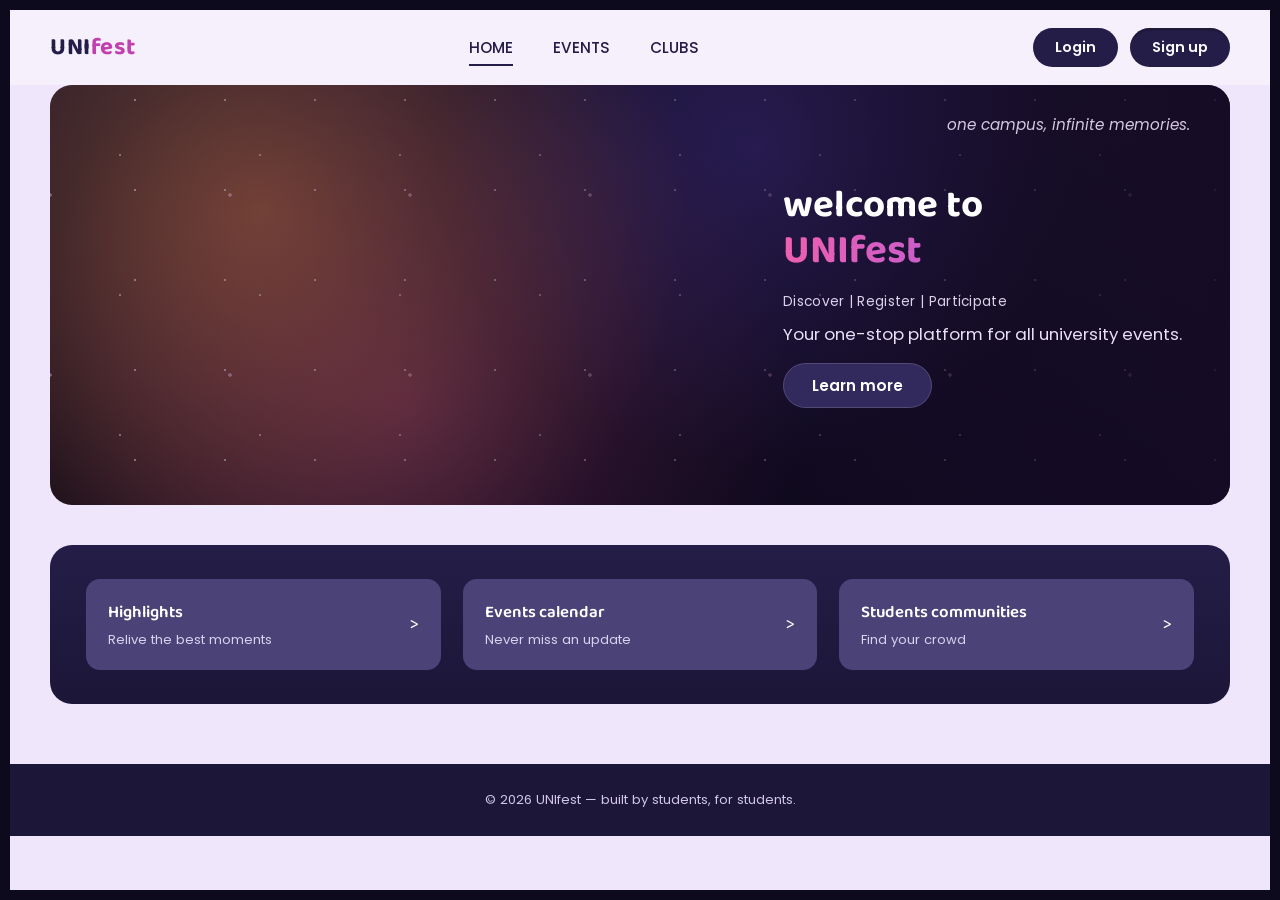
<file: index.html>
<!DOCTYPE html>
<html lang="en">
<head>
<meta charset="UTF-8">
<meta name="viewport" content="width=device-width, initial-scale=1.0">
<title>UNIfest — One campus, infinite memories</title>
<link rel="stylesheet" href="style.css">
</head>
<body>
<div class="frame">

  <nav class="nav">
    <div class="nav-row">
      <div class="logo">UNI<span>fest</span></div>
      <ul class="nav-links">
        <li><a href="index.html" class="active">HOME</a></li>
        <li><a href="events.html">EVENTS</a></li>
        <li><a href="#clubs">CLUBS</a></li>
      </ul>
      <div class="nav-actions">
        <a href="#login" class="btn btn-ghost">Login</a>
        <a href="#signup" class="btn btn-solid">Sign up</a>
      </div>
    </div>
  </nav>

  <div class="hero-wrap">
    <section class="hero">
      <div class="hero-tagline">one campus, infinite memories.</div>
      <div class="hero-content">
        <h1 class="hero-title">welcome to<span class="accent">UNIfest</span></h1>
        <div class="hero-steps">Discover&nbsp;|&nbsp;Register&nbsp;|&nbsp;Participate</div>
        <p class="hero-desc">Your one-stop platform for all university events.</p>
        <a href="events.html" class="hero-cta">Learn more</a>
      </div>
    </section>
  </div>

  <section class="band">
    <div class="band-grid">
      <a class="feature-card" href="#highlights">
        <div class="feature-text">
          <h3>Highlights</h3>
          <p>Relive the best moments</p>
        </div>
        <span class="feature-arrow">&gt;</span>
      </a>
      <a class="feature-card" href="events.html">
        <div class="feature-text">
          <h3>Events calendar</h3>
          <p>Never miss an update</p>
        </div>
        <span class="feature-arrow">&gt;</span>
      </a>
      <a class="feature-card" href="#clubs">
        <div class="feature-text">
          <h3>Students communities</h3>
          <p>Find your crowd</p>
        </div>
        <span class="feature-arrow">&gt;</span>
      </a>
    </div>
  </section>

  <footer>
    &copy; 2026 UNIfest — built by students, for students.
  </footer>

</div>
</body>
</html>
</file>
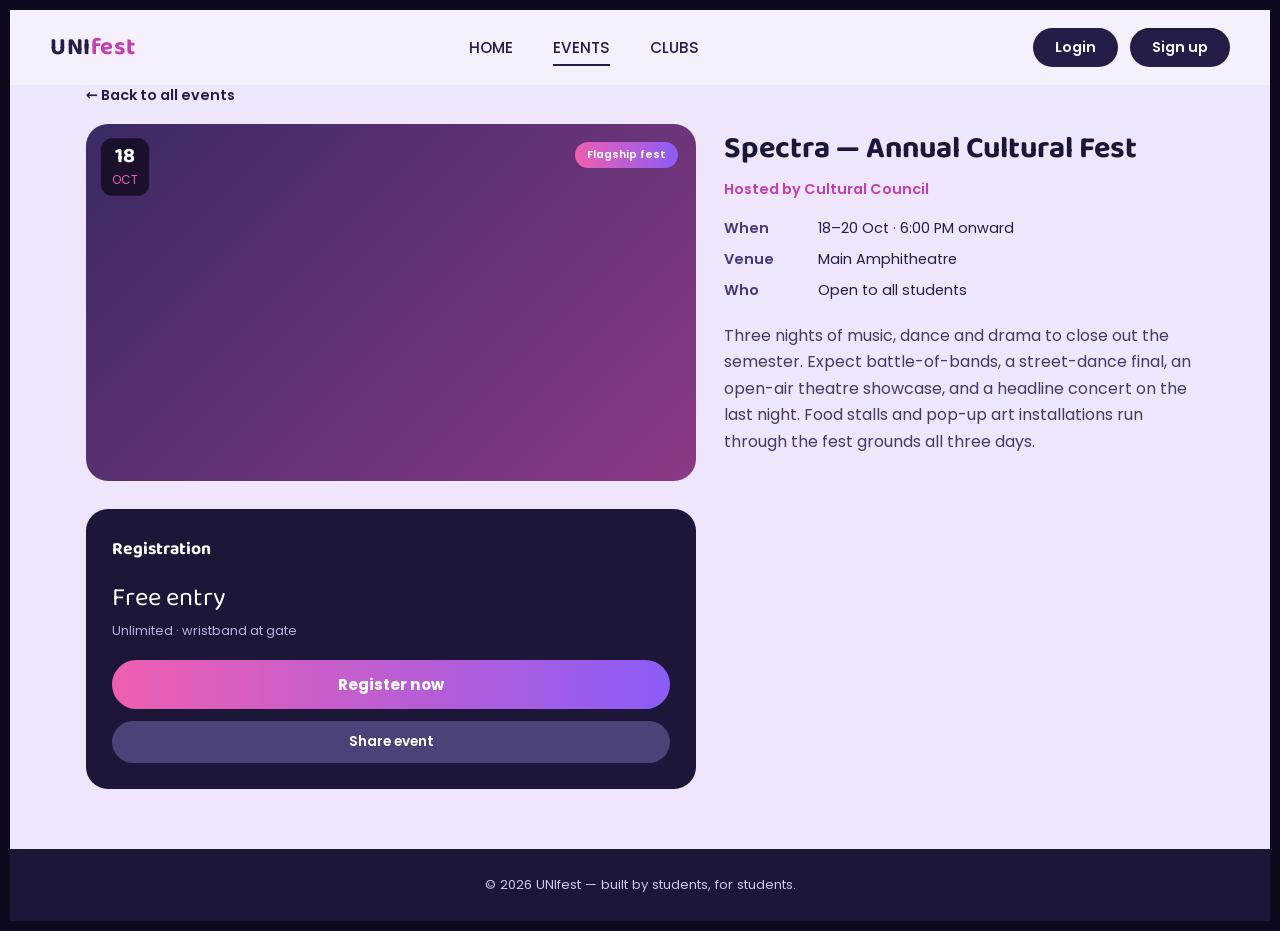
<file: eventdetail.html>
<!DOCTYPE html>
<html lang="en">
<head>
<meta charset="UTF-8">
<meta name="viewport" content="width=device-width, initial-scale=1.0">
<title>Event details — UNIfest</title>
<link rel="stylesheet" href="style.css">
<style>
  .detail-wrap{
    max-width: 1180px;
    margin: 0 auto 60px;
    display: grid;
    grid-template-columns: 1.3fr 1fr;
    gap: 28px;
  }
  .detail-media{
    border-radius: var(--radius-lg);
    min-height: 300px;
    position: relative;
    overflow: hidden;
  }
  .detail-media .event-date{ transform: scale(1.15); top: 18px; left: 18px; }
  .detail-media .event-tag{ top: 18px; right: 18px; }
  .detail-body h1{
    font-family: var(--font-display);
    font-size: 1.9rem;
    color: var(--indigo-950); 
    margin: 0 0 6px;
  }
  .detail-host{
    color: var(--magenta);
    font-weight: 600;
    font-size: 0.9rem;
    margin-bottom: 18px;
  }
  .detail-facts{
    display: flex;
    flex-direction: column;
    gap: 10px;
    margin-bottom: 22px;
  }
  .detail-fact{
    display: flex;
    gap: 10px;
    font-size: 0.9rem;
    color: var(--indigo-900);
  }
  .detail-fact b{ min-width: 84px; display: inline-block; color: var(--indigo-700); font-weight: 600; }
  .detail-desc{
    color: #443a63;
    line-height: 1.65;
    margin-bottom: 26px;
  }
  .detail-card{
    background: var(--indigo-950);
    border-radius: var(--radius-lg);
    padding: 26px;
    color: #ece5fa;
    height: fit-content;
    position: sticky;
    top: 24px;
  }
  .detail-card h3{
    font-family: var(--font-display);
    color: #fff;
    margin: 0 0 14px;
    font-size: 1.1rem;
  }
  .detail-card .price{
    font-family: var(--font-display);
    font-size: 1.6rem;
    color: #fff;
    margin-bottom: 4px;
  }
  .detail-card .seats{
    font-size: 0.8rem;
    color: #b9aede;
    margin-bottom: 20px;
  }
  .detail-register{
    width: 100%;
    background: linear-gradient(90deg, var(--pink), var(--violet));
    color: #fff;
    border: none;
    padding: 13px;
    border-radius: var(--radius-pill);
    font-weight: 700;
    font-size: 0.95rem;
    margin-bottom: 12px;
  }
  .detail-register:hover{ filter: brightness(1.08); }
  .detail-share{
    width: 100%;
    background: var(--card-navy);
    color: #fff;
    border: none;
    padding: 11px;
    border-radius: var(--radius-pill);
    font-weight: 600;
    font-size: 0.85rem;
  }
  .detail-share:hover{ background: var(--card-navy-hi); }
  .back-link{
    max-width: 1180px;
    margin: 0 auto 18px;
    display: block;
    color: var(--indigo-900);
    font-weight: 600;
    font-size: 0.9rem;
  }
  .back-link:hover{ color: var(--magenta); }
  @media (max-width: 860px){
    .detail-wrap{ grid-template-columns: 1fr; }
    .detail-card{ position: static; }
  }
</style>
</head>
<body>
<div class="frame">

  <nav class="nav">
    <div class="nav-row">
      <div class="logo">UNI<span>fest</span></div>
      <ul class="nav-links">
        <li><a href="index.html">HOME</a></li>
        <li><a href="events.html" class="active">EVENTS</a></li>
        <li><a href="#clubs">CLUBS</a></li>
      </ul>
      <div class="nav-actions">
        <a href="#login" class="btn btn-ghost">Login</a>
        <a href="#signup" class="btn btn-solid">Sign up</a>
      </div>
    </div>
  </nav>

  <div class="shell">
    <a href="events.html" class="back-link">&larr; Back to all events</a>
  </div>

  <div class="shell detail-wrap" id="detailRoot">
    <!-- filled by script -->
  </div>

  <footer>
    &copy; 2026 UNIfest — built by students, for students.
  </footer>

</div>

<script>
  const EVENTS = {
    spectra: {
      title: "Spectra — Annual Cultural Fest",
      host: "Cultural Council",
      tag: "Flagship fest",
      date: "18", mon: "OCT",
      gradient: "linear-gradient(135deg,#3a2a63,#8b3a86)",
      when: "18–20 Oct · 6:00 PM onward",
      venue: "Main Amphitheatre",
      audience: "Open to all students",
      fee: "Free entry",
      seats: "Unlimited · wristband at gate",
      desc: "Three nights of music, dance and drama to close out the semester. Expect battle-of-bands, a street-dance final, an open-air theatre showcase, and a headline concert on the last night. Food stalls and pop-up art installations run through the fest grounds all three days."
    },
    hacknight: {
      title: "HackNight 2026",
      host: "Dev Society",
      tag: "Tech",
      date: "24", mon: "OCT",
      gradient: "linear-gradient(135deg,#1e2a52,#5b3aa8)",
      when: "24 Oct, 9:00 PM – 25 Oct, 9:00 AM",
      venue: "CS Block Labs",
      audience: "Teams of 2–4, all years",
      fee: "Free · laptop required",
      seats: "80 seats · 34 left",
      desc: "A 12-hour overnight build sprint. Pick a track — web, mobile, or AI tools — and ship something working by sunrise. Mentors drop by every two hours, and there's a demo round with judges from the CS faculty and two campus startups."
    },
    sprintcup: {
      title: "Inter-Dept Sprint Cup",
      host: "Sports Committee",
      tag: "Sports",
      date: "29", mon: "OCT",
      gradient: "linear-gradient(135deg,#402060,#c23fb0)",
      when: "29 Oct, 7:00 AM – 1:00 PM",
      venue: "University Track & Field",
      audience: "Department teams, 8 runners each",
      fee: "Free for registered teams",
      seats: "16 department slots · 6 left",
      desc: "The annual track meet between departments — 100m, 400m, relay and long jump, followed by the department tug-of-war final. Trophy and bragging rights go to whichever department tops the combined scoreboard."
    },
    openmic: {
      title: "Open Mic Night",
      host: "Literary Club",
      tag: "Culture",
      date: "2", mon: "NOV",
      gradient: "linear-gradient(135deg,#2a1e45,#ee5fb0)",
      when: "2 Nov, 7:30 PM – 10:00 PM",
      venue: "Courtyard Stage",
      audience: "Performers & audience welcome",
      fee: "Free entry",
      seats: "Sign-up slots · 12 left",
      desc: "A relaxed evening of poetry, acoustic sets and stand-up from your own classmates. Sign up for a 5-minute slot at the door, or just come sit on the lawn with a cup of chai and listen."
    },
    designsprint: {
      title: "UI/UX Design Sprint",
      host: "Design Guild",
      tag: "Workshop",
      date: "6", mon: "NOV",
      gradient: "linear-gradient(135deg,#1e3350,#8b5cf6)",
      when: "6 Nov, 10:00 AM – 4:00 PM",
      venue: "Design Studio, Block C",
      audience: "Beginner friendly · bring a laptop",
      fee: "₹100 · includes lunch",
      seats: "40 seats · 9 left",
      desc: "A one-day, hands-on sprint through the design process — problem framing, rapid wireframes, and a working prototype by the end of the day. No prior design experience needed, just curiosity and a laptop with Figma installed."
    },
    foodtruck: {
      title: "Food Truck Friday",
      host: "Student Council",
      tag: "Fest",
      date: "12", mon: "NOV",
      gradient: "linear-gradient(135deg,#3a2a63,#ff9650)",
      when: "12 Nov, 5:00 PM – 10:00 PM",
      venue: "North Lawn",
      audience: "Open to all",
      fee: "Free entry · pay per stall",
      seats: "Walk-in",
      desc: "A dozen local food trucks take over the North Lawn for one evening, with a live acoustic set and games on the side. Bring friends, bring cash (some stalls are card-only), and come hungry."
    }
  };

  const params = new URLSearchParams(window.location.search);
  const key = params.get('e') || 'spectra';
  const ev = EVENTS[key] || EVENTS.spectra;

  document.title = ev.title + " — UNIfest";

  document.getElementById('detailRoot').innerHTML = `
    <div class="detail-media" style="background:${ev.gradient}">
      <div class="event-date"><span class="num">${ev.date}</span><span class="mon">${ev.mon}</span></div>
      <span class="event-tag">${ev.tag}</span>
    </div>
    <div class="detail-body">
      <h1>${ev.title}</h1>
      <div class="detail-host">Hosted by ${ev.host}</div>
      <div class="detail-facts">
        <div class="detail-fact"><b>When</b> ${ev.when}</div>
        <div class="detail-fact"><b>Venue</b> ${ev.venue}</div>
        <div class="detail-fact"><b>Who</b> ${ev.audience}</div>
      </div>
      <p class="detail-desc">${ev.desc}</p>
    </div>
    <div class="detail-card">
      <h3>Registration</h3>
      <div class="price">${ev.fee}</div>
      <div class="seats">${ev.seats}</div>
      <button class="detail-register" onclick="alert('This is a demo — hook this up to your registration flow.')">Register now</button>
      <button class="detail-share" onclick="alert('Link copied (demo).')">Share event</button>
    </div>
  `;
</script>

</body>
</html>
</file>
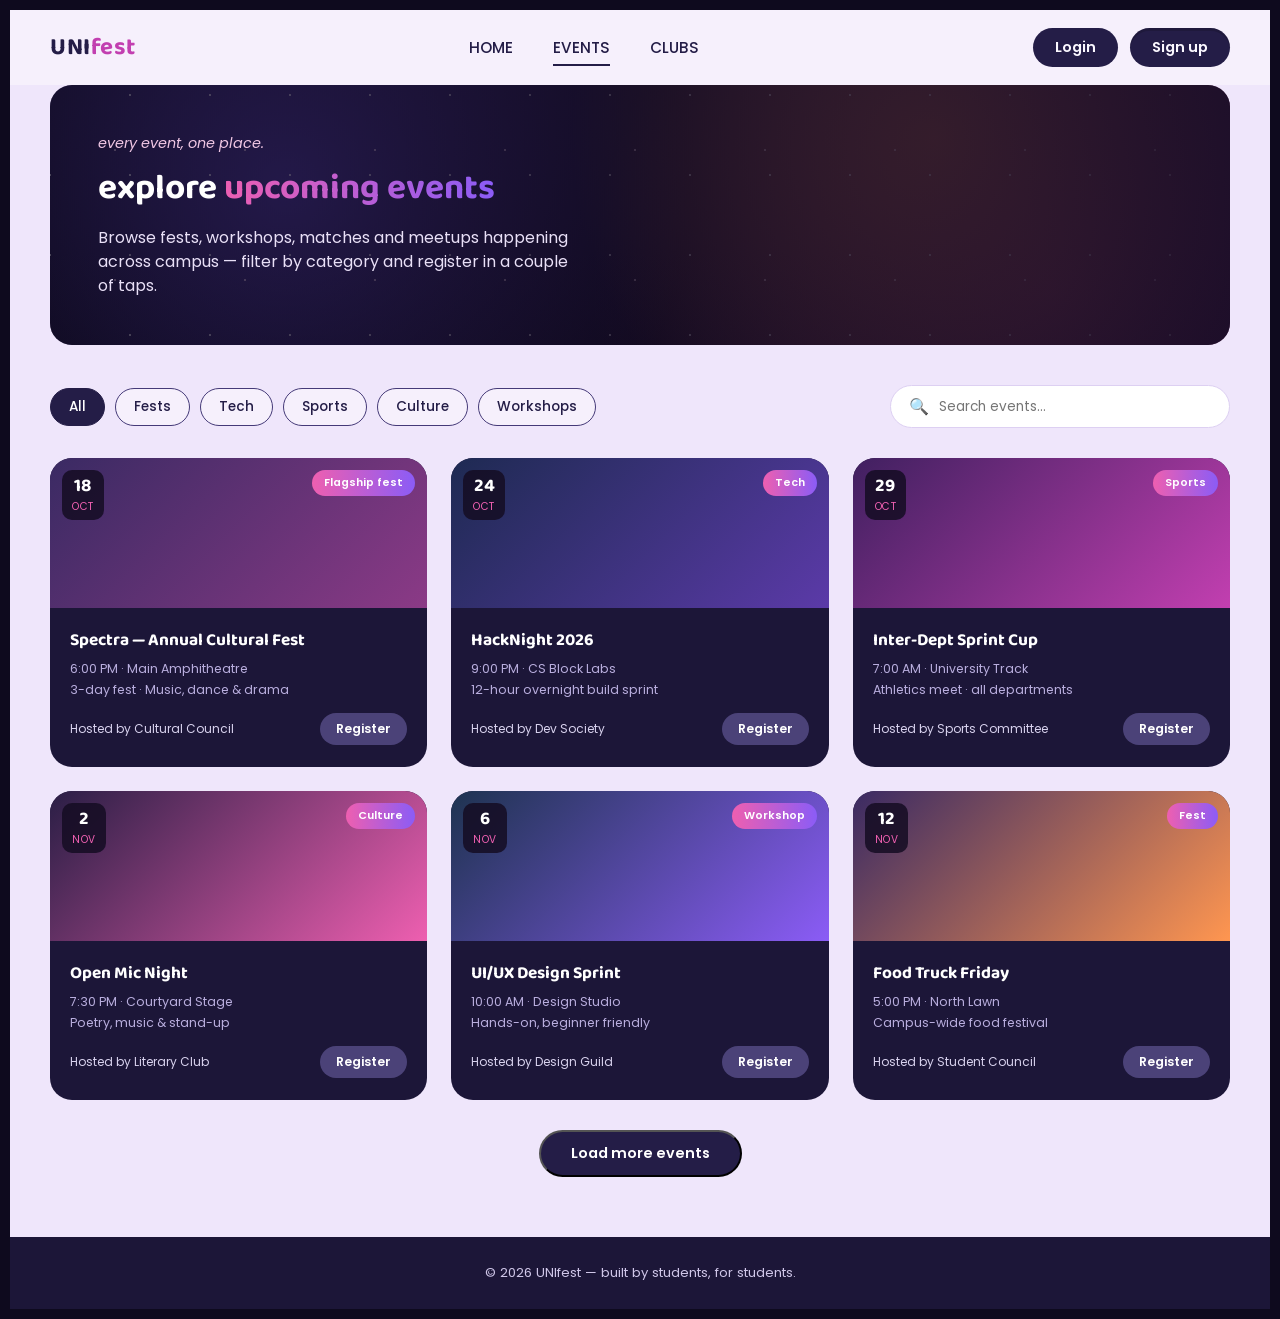
<file: events.html>
<!DOCTYPE html>
<html lang="en">
<head>
<meta charset="UTF-8">
<meta name="viewport" content="width=device-width, initial-scale=1.0">
<title>Events — UNIfest</title>
<link rel="stylesheet" href="style.css">
</head>
<body>
<div class="frame">

  <nav class="nav">
    <div class="nav-row">
      <div class="logo">UNI<span>fest</span></div>
      <ul class="nav-links">
        <li><a href="index.html">HOME</a></li>
        <li><a href="events.html" class="active">EVENTS</a></li>
        <li><a href="#clubs">CLUBS</a></li>
      </ul>
      <div class="nav-actions">
        <a href="#login" class="btn btn-ghost">Login</a>
        <a href="#signup" class="btn btn-solid">Sign up</a>
      </div>
    </div>
  </nav>

  <section class="page-hero">
    <div class="page-hero-content">
      <div class="page-hero-eyebrow">every event, one place.</div>
      <h1>explore<span class="accent"> upcoming events</span></h1>
      <p>Browse fests, workshops, matches and meetups happening across campus — filter by category and register in a couple of taps.</p>
    </div>
  </section>

  <div class="filters">
    <div class="chip-row" id="chipRow">
      <button class="chip active" data-filter="all">All</button>
      <button class="chip" data-filter="fest">Fests</button>
      <button class="chip" data-filter="tech">Tech</button>
      <button class="chip" data-filter="sports">Sports</button>
      <button class="chip" data-filter="culture">Culture</button>
      <button class="chip" data-filter="workshop">Workshops</button>
    </div>
    <div class="search-box">
      <span>🔍</span>
      <input type="text" id="searchInput" placeholder="Search events…">
    </div>
  </div>

  <section class="event-grid" id="eventGrid">

    <a class="event-card" data-category="fest" href="event-detail.html?e=spectra" style="text-decoration:none;">
      <div class="event-media" style="background:linear-gradient(135deg,#3a2a63,#8b3a86);">
        <div class="event-date"><span class="num">18</span><span class="mon">Oct</span></div>
        <span class="event-tag">Flagship fest</span>
      </div>
      <div class="event-body">
        <h3>Spectra — Annual Cultural Fest</h3>
        <p class="event-meta">
          <span>6:00 PM · Main Amphitheatre</span>
          <span>3-day fest · Music, dance &amp; drama</span>
        </p>
        <div class="event-foot">
          <span class="event-host">Hosted by Cultural Council</span>
          <span class="event-btn">Register</span>
        </div>
      </div>
    </a>

    <a class="event-card" data-category="tech" href="event-detail.html?e=hacknight" style="text-decoration:none;">
      <div class="event-media" style="background:linear-gradient(135deg,#1e2a52,#5b3aa8);">
        <div class="event-date"><span class="num">24</span><span class="mon">Oct</span></div>
        <span class="event-tag">Tech</span>
      </div>
      <div class="event-body">
        <h3>HackNight 2026</h3>
        <p class="event-meta">
          <span>9:00 PM · CS Block Labs</span>
          <span>12-hour overnight build sprint</span>
        </p>
        <div class="event-foot">
          <span class="event-host">Hosted by Dev Society</span>
          <span class="event-btn">Register</span>
        </div>
      </div>
    </a>

    <a class="event-card" data-category="sports" href="event-detail.html?e=sprintcup" style="text-decoration:none;">
      <div class="event-media" style="background:linear-gradient(135deg,#402060,#c23fb0);">
        <div class="event-date"><span class="num">29</span><span class="mon">Oct</span></div>
        <span class="event-tag">Sports</span>
      </div>
      <div class="event-body">
        <h3>Inter-Dept Sprint Cup</h3>
        <p class="event-meta">
          <span>7:00 AM · University Track</span>
          <span>Athletics meet · all departments</span>
        </p>
        <div class="event-foot">
          <span class="event-host">Hosted by Sports Committee</span>
          <span class="event-btn">Register</span>
        </div>
      </div>
    </a>

    <a class="event-card" data-category="culture" href="event-detail.html?e=openmic" style="text-decoration:none;">
      <div class="event-media" style="background:linear-gradient(135deg,#2a1e45,#ee5fb0);">
        <div class="event-date"><span class="num">2</span><span class="mon">Nov</span></div>
        <span class="event-tag">Culture</span>
      </div>
      <div class="event-body">
        <h3>Open Mic Night</h3>
        <p class="event-meta">
          <span>7:30 PM · Courtyard Stage</span>
          <span>Poetry, music &amp; stand-up</span>
        </p>
        <div class="event-foot">
          <span class="event-host">Hosted by Literary Club</span>
          <span class="event-btn">Register</span>
        </div>
      </div>
    </a>

    <a class="event-card" data-category="workshop" href="event-detail.html?e=designsprint" style="text-decoration:none;">
      <div class="event-media" style="background:linear-gradient(135deg,#1e3350,#8b5cf6);">
        <div class="event-date"><span class="num">6</span><span class="mon">Nov</span></div>
        <span class="event-tag">Workshop</span>
      </div>
      <div class="event-body">
        <h3>UI/UX Design Sprint</h3>
        <p class="event-meta">
          <span>10:00 AM · Design Studio</span>
          <span>Hands-on, beginner friendly</span>
        </p>
        <div class="event-foot">
          <span class="event-host">Hosted by Design Guild</span>
          <span class="event-btn">Register</span>
        </div>
      </div>
    </a>

    <a class="event-card" data-category="fest" href="event-detail.html?e=foodtruck" style="text-decoration:none;">
      <div class="event-media" style="background:linear-gradient(135deg,#3a2a63,#ff9650);">
        <div class="event-date"><span class="num">12</span><span class="mon">Nov</span></div>
        <span class="event-tag">Fest</span>
      </div>
      <div class="event-body">
        <h3>Food Truck Friday</h3>
        <p class="event-meta">
          <span>5:00 PM · North Lawn</span>
          <span>Campus-wide food festival</span>
        </p>
        <div class="event-foot">
          <span class="event-host">Hosted by Student Council</span>
          <span class="event-btn">Register</span>
        </div>
      </div>
    </a>

  </section>

  <div class="load-more-row">
    <button class="load-more" id="loadMoreBtn">Load more events</button>
  </div>

  <footer>
    &copy; 2026 UNIfest — built by students, for students.
  </footer>

</div>

<script>
  const chips = document.querySelectorAll('.chip');
  const cards = document.querySelectorAll('.event-card');
  const search = document.getElementById('searchInput');

  function applyFilters(){
    const active = document.querySelector('.chip.active').dataset.filter;
    const term = search.value.trim().toLowerCase();
    cards.forEach(card => {
      const matchesCategory = active === 'all' || card.dataset.category === active;
      const matchesSearch = card.innerText.toLowerCase().includes(term);
      card.style.display = (matchesCategory && matchesSearch) ? '' : 'none';
    });
  }

  chips.forEach(chip => {
    chip.addEventListener('click', () => {
      chips.forEach(c => c.classList.remove('active'));
      chip.classList.add('active');
      applyFilters();
    });
  });

  search.addEventListener('input', applyFilters);

  document.getElementById('loadMoreBtn').addEventListener('click', function(){
    this.textContent = 'No more events for now';
    this.disabled = true;
  });
</script>

</body>
</html>
</file>
<file: style.css>
@import url('https://fonts.googleapis.com/css2?family=Baloo+2:wght@500;600;700;800&family=Poppins:wght@400;500;600;700&display=swap');

:root{
  --lilac:        #efe6fb;
  --lilac-soft:   #f6f0fc;
  --indigo-950:   #1c1638;
  --indigo-900:   #241d47;
  --indigo-800:   #322a5c;
  --indigo-700:   #453a78;
  --card-navy:    #4b4278;
  --card-navy-hi: #5b5290;
  --ink:          #221b3f;
  --pink:         #ee5fb0;
  --magenta:      #c23fb0;
  --violet:       #8b5cf6;
  --cream:        #fbf8ff;
  --pill-dark:    #241d47;

  --font-display: 'Baloo 2', ui-rounded, system-ui, sans-serif;
  --font-body:    'Poppins', system-ui, sans-serif;

  --radius-lg: 22px;
  --radius-md: 14px;
  --radius-pill: 999px;

  --shell-pad: clamp(16px, 4vw, 36px);
}

*{ box-sizing: border-box; }

html{ scroll-behavior: smooth; }

body{
  margin: 0;
  font-family: var(--font-body);
  background: var(--lilac);
  color: var(--ink);
  -webkit-font-smoothing: antialiased;
}

a{ color: inherit; text-decoration: none; }
img{ max-width: 100%; display: block; }
button{ font-family: inherit; cursor: pointer; }

.frame{
  border: 10px solid #0e0a1e;
  min-height: 100vh;
}

.shell{
  max-width: 1180px;
  margin: 0 auto;
  padding: 0 var(--shell-pad);
}

/* ---------- Nav ---------- */
.nav{
  background: var(--lilac-soft);
  padding: 18px var(--shell-pad);
}
.nav-row{
  max-width: 1180px;
  margin: 0 auto;
  display: flex;
  align-items: center;
  justify-content: space-between;
  gap: 24px;
}
.logo{
  font-family: var(--font-display);
  font-weight: 700;
  font-size: 1.5rem;
  color: var(--indigo-900);
  letter-spacing: 0.5px;
}
.logo span{ color: var(--magenta); }

.nav-links{
  display: flex;
  gap: 40px;
  list-style: none;
  margin: 0;
  padding: 0;
  font-weight: 500;
  font-size: 0.95rem;
  color: var(--indigo-900);
}
.nav-links a{
  padding-bottom: 6px;
  border-bottom: 2px solid transparent;
  transition: border-color .2s ease, color .2s ease;
}
.nav-links a:hover{ color: var(--magenta); }
.nav-links a.active{
  border-bottom-color: var(--indigo-900);
}

.nav-actions{ display: flex; gap: 12px; align-items: center; }
.btn{
  border-radius: var(--radius-pill);
  padding: 9px 22px;
  font-size: 0.9rem;
  font-weight: 600;
  border: none;
  display: inline-block;
}
.btn-ghost{
  background: var(--pill-dark);
  color: var(--cream);
}
.btn-solid{
  background: var(--pill-dark);
  color: var(--cream);
  box-shadow: 0 3px 0 rgba(0,0,0,0.15) inset;
}
.btn-solid:hover, .btn-ghost:hover{ background: var(--magenta); }

.mobile-toggle{ display: none; }

/* ---------- Hero (home) ---------- */
.hero-wrap{ padding: 0 var(--shell-pad) 0; }
.hero{
  max-width: 1180px;
  margin: 0 auto 40px;
  position: relative;
  border-radius: var(--radius-lg);
  overflow: hidden;
  min-height: 420px;
  display: flex;
  align-items: center;
  background:
    radial-gradient(circle at 18% 30%, rgba(255,150,80,0.55), transparent 42%),
    radial-gradient(circle at 30% 75%, rgba(255,90,170,0.45), transparent 45%),
    radial-gradient(circle at 60% 15%, rgba(120,90,255,0.5), transparent 40%),
    linear-gradient(200deg, #241a3f 0%, #150f28 55%, #0a0714 100%);
}
.hero::before{
  content: "";
  position: absolute;
  inset: 0;
  background-image:
    radial-gradient(#ffd9ec 1px, transparent 1.5px),
    radial-gradient(#ffffff 1px, transparent 1.5px),
    radial-gradient(#ffb6e6 1.5px, transparent 2px);
  background-size: 140px 140px, 90px 90px, 180px 180px;
  background-position: 0 0, 40px 60px, 90px 20px;
  opacity: 0.55;
  mix-blend-mode: screen;
}
.hero::after{
  content: "";
  position: absolute;
  inset: 0;
  background: linear-gradient(90deg, rgba(8,5,20,0.25) 0%, rgba(8,5,20,0.45) 40%, rgba(20,10,35,0.88) 100%);
}
.hero-tagline{
  position: absolute;
  top: 28px;
  right: 40px;
  color: #f4e9ff;
  font-size: 0.95rem;
  font-style: italic;
  opacity: 0.85;
  z-index: 2;
}
.hero-content{
  position: relative;
  z-index: 2;
  margin-left: auto;
  max-width: 480px;
  padding: 40px 48px 48px 24px;
  text-align: left;
}
.hero-title{
  font-family: var(--font-display);
  font-weight: 700;
  color: #fff;
  font-size: 2.4rem;
  line-height: 1.15;
  margin: 0 0 4px;
}
.hero-title .accent{
  display: block;
  background: linear-gradient(90deg, var(--pink), var(--violet));
  -webkit-background-clip: text;
  background-clip: text;
  color: transparent;
  font-size: 1.05em;
}
.hero-steps{
  color: #f0e6ff;
  font-size: 0.85rem;
  letter-spacing: 0.3px;
  margin: 18px 0 10px;
  opacity: 0.9;
}
.hero-desc{
  color: #e9e0f7;
  font-size: 1.05rem;
  line-height: 1.5;
  margin: 0 0 26px;
}
.hero-cta{
  background: var(--indigo-800);
  color: #fff;
  padding: 11px 28px;
  border-radius: var(--radius-pill);
  font-weight: 600;
  font-size: 0.95rem;
  border: 1px solid rgba(255,255,255,0.15);
}
.hero-cta:hover{ background: var(--magenta); }

/* ---------- Dark feature band ---------- */
.band{
  background: linear-gradient(180deg, var(--indigo-900), var(--indigo-950));
  border-radius: var(--radius-lg);
  max-width: 1180px;
  margin: 0 auto 60px;
  padding: 34px var(--shell-pad);
}
.band-grid{
  display: grid;
  grid-template-columns: repeat(3, 1fr);
  gap: 22px;
}
.feature-card{
  background: var(--card-navy);
  border-radius: var(--radius-md);
  padding: 20px 22px;
  display: flex;
  align-items: center;
  justify-content: space-between;
  gap: 12px;
  transition: background .2s ease, transform .2s ease;
}
.feature-card:hover{
  background: var(--card-navy-hi);
  transform: translateY(-2px);
}
.feature-text h3{
  font-family: var(--font-display);
  font-weight: 600;
  font-size: 1.05rem;
  color: #fff;
  margin: 0 0 4px;
}
.feature-text p{
  margin: 0;
  color: #d8d2ee;
  font-size: 0.82rem;
}
.feature-arrow{
  font-family: var(--font-display);
  color: #fff;
  font-size: 1.2rem;
  flex-shrink: 0;
}

/* ---------- Generic page header (events page) ---------- */
.page-hero{
  max-width: 1180px;
  margin: 0 auto 40px;
  border-radius: var(--radius-lg);
  overflow: hidden;
  position: relative;
  min-height: 260px;
  display: flex;
  align-items: center;
  background:
    radial-gradient(circle at 75% 20%, rgba(255,150,80,0.5), transparent 40%),
    radial-gradient(circle at 85% 80%, rgba(255,90,170,0.4), transparent 45%),
    radial-gradient(circle at 20% 40%, rgba(120,90,255,0.5), transparent 42%),
    linear-gradient(200deg, #241a3f 0%, #150f28 55%, #0a0714 100%);
}
.page-hero::before{
  content:"";
  position:absolute; inset:0;
  background-image:
    radial-gradient(#ffd9ec 1px, transparent 1.5px),
    radial-gradient(#ffffff 1px, transparent 1.5px);
  background-size: 130px 130px, 80px 80px;
  background-position: 0 0, 40px 50px;
  opacity: 0.5;
  mix-blend-mode: screen;
}
.page-hero::after{
  content:"";
  position:absolute; inset:0;
  background: linear-gradient(90deg, rgba(10,6,22,0.55), rgba(20,10,35,0.85));
}
.page-hero-content{
  position: relative;
  z-index: 2;
  padding: 40px 48px;
}
.page-hero-eyebrow{
  color: #f0c7e4;
  font-style: italic;
  font-size: 0.9rem;
  margin-bottom: 6px;
}
.page-hero h1{
  font-family: var(--font-display);
  font-weight: 700;
  font-size: 2.2rem;
  color: #fff;
  margin: 0 0 10px;
}
.page-hero h1 .accent{
  background: linear-gradient(90deg, var(--pink), var(--violet));
  -webkit-background-clip: text;
  background-clip: text;
  color: transparent;
}
.page-hero p{
  color: #e9e0f7;
  max-width: 480px;
  margin: 0;
  line-height: 1.5;
}

/* ---------- Filters ---------- */
.filters{
  max-width: 1180px;
  margin: 0 auto 30px;
  display: flex;
  flex-wrap: wrap;
  gap: 12px;
  align-items: center;
  justify-content: space-between;
}
.chip-row{
  display: flex;
  flex-wrap: wrap;
  gap: 10px;
}
.chip{
  background: var(--lilac-soft);
  border: 1px solid var(--indigo-700);
  color: var(--indigo-900);
  padding: 8px 18px;
  border-radius: var(--radius-pill);
  font-size: 0.85rem;
  font-weight: 500;
}
.chip.active{
  background: var(--pill-dark);
  color: #fff;
  border-color: var(--pill-dark);
}
.search-box{
  display: flex;
  align-items: center;
  background: #fff;
  border-radius: var(--radius-pill);
  padding: 8px 18px;
  gap: 8px;
  min-width: 220px;
  border: 1px solid #ddd0f2;
}
.search-box input{
  border: none;
  outline: none;
  font-family: inherit;
  font-size: 0.85rem;
  width: 100%;
  background: transparent;
}

/* ---------- Event grid ---------- */
.event-grid{
  max-width: 1180px;
  margin: 0 auto 60px;
  display: grid;
  grid-template-columns: repeat(3, 1fr);
  gap: 24px;
}
.event-card{
  background: var(--indigo-950);
  border-radius: var(--radius-lg);
  overflow: hidden;
  display: flex;
  flex-direction: column;
  transition: transform .2s ease;
}
.event-card:hover{ transform: translateY(-4px); }
.event-media{
  position: relative;
  height: 150px;
  background-size: cover;
  background-position: center;
}
.event-date{
  position: absolute;
  top: 12px;
  left: 12px;
  background: rgba(20,12,35,0.85);
  color: #fff;
  border-radius: 10px;
  padding: 6px 10px;
  text-align: center;
  line-height: 1.1;
}
.event-date .num{
  font-family: var(--font-display);
  font-size: 1.15rem;
  font-weight: 700;
  display: block;
}
.event-date .mon{
  font-size: 0.65rem;
  letter-spacing: 0.5px;
  text-transform: uppercase;
  color: var(--pink);
}
.event-tag{
  position: absolute;
  top: 12px;
  right: 12px;
  background: linear-gradient(90deg, var(--pink), var(--violet));
  color: #fff;
  font-size: 0.68rem;
  font-weight: 600;
  padding: 5px 12px;
  border-radius: var(--radius-pill);
}
.event-body{
  padding: 18px 20px 22px;
  color: #ece5fa;
  flex: 1;
  display: flex;
  flex-direction: column;
}
.event-body h3{
  font-family: var(--font-display);
  font-size: 1.08rem;
  color: #fff;
  margin: 0 0 6px;
}
.event-meta{
  font-size: 0.78rem;
  color: #b9aede;
  margin: 0 0 14px;
  display: flex;
  flex-direction: column;
  gap: 3px;
}
.event-foot{
  margin-top: auto;
  display: flex;
  align-items: center;
  justify-content: space-between;
}
.event-host{
  font-size: 0.75rem;
  color: #d8d2ee;
}
.event-btn{
  background: var(--card-navy);
  color: #fff;
  font-size: 0.78rem;
  font-weight: 600;
  padding: 7px 16px;
  border-radius: var(--radius-pill);
}
.event-btn:hover{ background: var(--pink); }

/* ---------- Load more / footer ---------- */
.load-more-row{
  text-align: center;
  margin: -30px auto 60px;
}
.load-more{
  background: var(--pill-dark);
  color: #fff;
  padding: 11px 30px;
  border-radius: var(--radius-pill);
  font-weight: 600;
  font-size: 0.9rem;
}
.load-more:hover{ background: var(--magenta); }

footer{
  background: var(--indigo-950);
  color: #cfc6e8;
  text-align: center;
  padding: 26px var(--shell-pad);
  font-size: 0.82rem;
}

/* ---------- Responsive ---------- */
@media (max-width: 900px){
  .band-grid{ grid-template-columns: 1fr; }
  .event-grid{ grid-template-columns: repeat(2, 1fr); }
  .hero{ min-height: 380px; }
  .hero-content{ margin-left: 0; padding: 32px 24px; max-width: 100%; }
}

@media (max-width: 640px){
  .nav-links{ display: none; }
  .event-grid{ grid-template-columns: 1fr; }
  .hero-title{ font-size: 1.8rem; }
  .page-hero h1{ font-size: 1.6rem; }
  .filters{ flex-direction: column; align-items: stretch; }
  .search-box{ order: 2; }
}

@media (prefers-reduced-motion: reduce){
  *{ transition: none !important; animation: none !important; }
}
</file>
